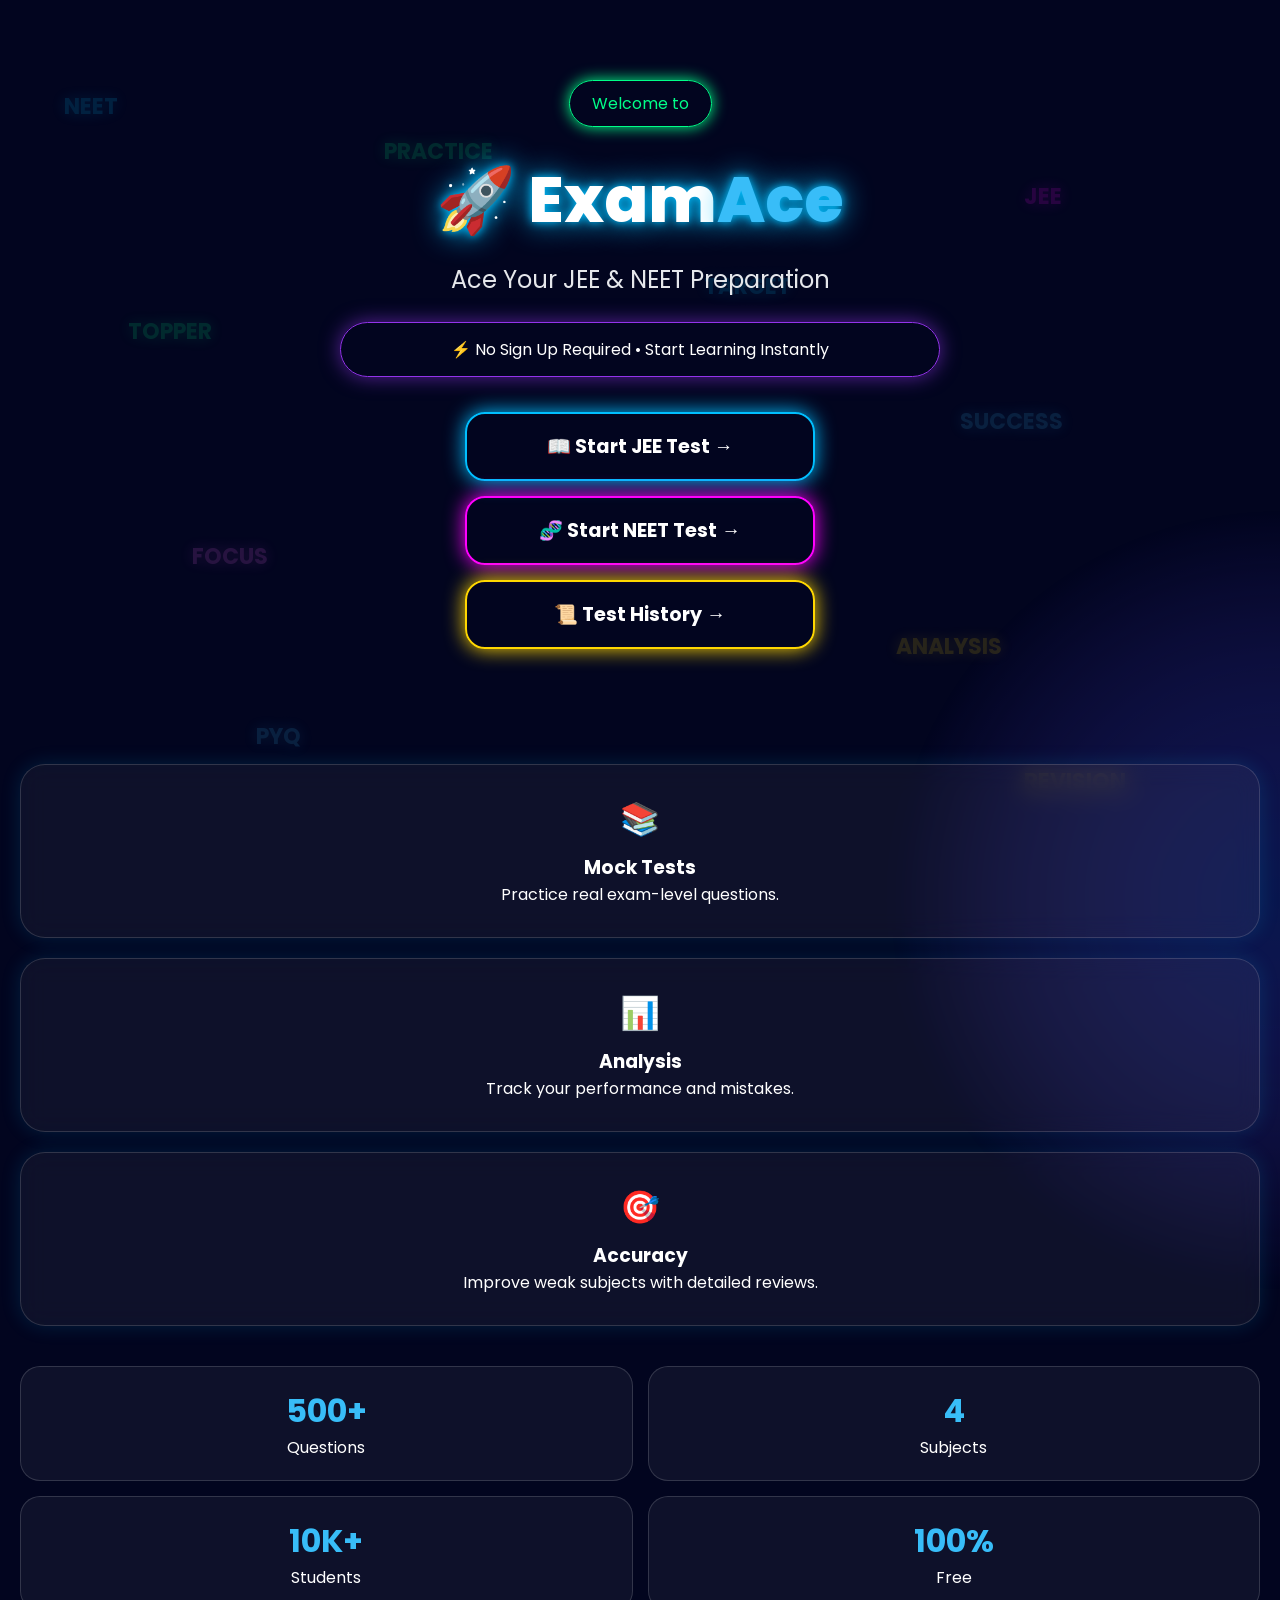
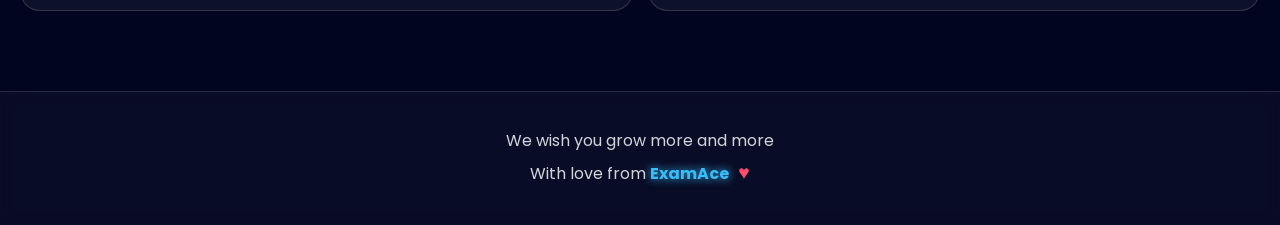
<file: index.html>
<!DOCTYPE html>
<html lang="en">
<head>
<meta charset="UTF-8">
<meta name="viewport" content="width=device-width, initial-scale=1.0">
<title>ExamAce</title>

<link href="https://fonts.googleapis.com/css2?family=Poppins:wght@300;400;600;700;800&display=swap" rel="stylesheet">

<style>

*{
margin:0;
padding:0;
box-sizing:border-box;
font-family:'Poppins',sans-serif;
}

body{
background:#02051f;
color:white;
overflow-x:hidden;
}

/* Animated Background */

body::before{
content:'';
position:fixed;
width:200%;
height:200%;
background:
radial-gradient(circle,#1d4ed8 0%,transparent 25%),
radial-gradient(circle,#9333ea 0%,transparent 25%);
animation:moveBg 20s linear infinite;
opacity:.25;
z-index:-1;
}

@keyframes moveBg{
0%{transform:translate(-20%,-20%) rotate(0deg);}
100%{transform:translate(-20%,-20%) rotate(360deg);}
}

/* Hero */

.hero{
padding:80px 20px;
text-align:center;
}

.badge{
display:inline-block;
padding:10px 22px;
border:1px solid #00ff88;
border-radius:30px;
color:#00ff88;
box-shadow:0 0 15px #00ff88;
margin-bottom:25px;
}

.logo{
font-size:4rem;
font-weight:800;
text-shadow:
0 0 10px #00bfff,
0 0 30px #00bfff;
}

.logo span{
color:#38bdf8;
}

.subtitle{
font-size:1.5rem;
margin-top:15px;
color:#e5e7eb;
}

.info{
margin:25px auto;
max-width:600px;
padding:14px;
border:1px solid #9333ea;
border-radius:30px;
box-shadow:0 0 20px rgba(147,51,234,.6);
}

.buttons{
margin-top:35px;
}

.btn{
display:block;
width:90%;
max-width:350px;
margin:15px auto;
padding:18px;
border-radius:20px;
text-decoration:none;
font-weight:700;
font-size:1.2rem;
color:white;
transition:.3s;
}

.btn-blue{
border:2px solid #00bfff;
box-shadow:0 0 20px #00bfff;
}

.btn-pink{
border:2px solid #ff00ff;
box-shadow:0 0 20px #ff00ff;
}

.btn-history{
border:2px solid #ffd700;
box-shadow:0 0 20px #ffd700;
color:#fff;
}

.btn-history:hover{
transform:translateY(-5px);
box-shadow:0 0 30px #ffd700;
}
  
.btn:hover{
transform:translateY(-5px);
}

/* Cards */

.cards{
padding:20px;
display:grid;
gap:20px;
}

.card{
background:rgba(255,255,255,.05);
backdrop-filter:blur(12px);
border:1px solid rgba(255,255,255,.15);
border-radius:25px;
padding:30px;
text-align:center;
box-shadow:0 0 20px rgba(0,191,255,.15);
}

.card h2{
font-size:2rem;
margin-bottom:10px;
}

/* Stats */

.stats{
padding:20px;
}

.stats-box{
display:grid;
grid-template-columns:repeat(2,1fr);
gap:15px;
}

.stat{
background:rgba(255,255,255,.05);
border:1px solid rgba(255,255,255,.15);
border-radius:20px;
padding:20px;
text-align:center;
}

.stat h3{
font-size:2rem;
color:#38bdf8;
}

/* Floating Rocket */

.rocket{
display:inline-block;
animation:float 3s ease-in-out infinite;
}

@keyframes float{
0%,100%{
transform:translateY(0);
}
50%{
transform:translateY(-12px);
}
}
/* Floating Exam Words */

.floating-words{
position:fixed;
top:0;
left:0;
width:100%;
height:100%;
pointer-events:none;
overflow:hidden;
z-index:-1;
}

.floating-words span{
position:absolute;
font-size:22px;
font-weight:bold;
opacity:.15;
text-shadow:0 0 15px currentColor;
animation:floatWords linear infinite;
}

.floating-words span:nth-child(1){left:5%;top:10%;color:#00bfff;animation-duration:18s;}
.floating-words span:nth-child(2){left:80%;top:20%;color:#ff00ff;animation-duration:22s;}
.floating-words span:nth-child(3){left:10%;top:35%;color:#00ff88;animation-duration:20s;}
.floating-words span:nth-child(4){left:75%;top:45%;color:#38bdf8;animation-duration:25s;}
.floating-words span:nth-child(5){left:15%;top:60%;color:#ff66ff;animation-duration:17s;}
.floating-words span:nth-child(6){left:70%;top:70%;color:#ffd700;animation-duration:24s;}
.floating-words span:nth-child(7){left:30%;top:15%;color:#00ff88;animation-duration:19s;}
.floating-words span:nth-child(8){left:55%;top:30%;color:#00bfff;animation-duration:21s;}
.floating-words span:nth-child(9){left:20%;top:80%;color:#38bdf8;animation-duration:23s;}
.floating-words span:nth-child(10){left:80%;top:85%;color:#ffd700;animation-duration:26s;}

@keyframes floatWords{
0%{transform:translate(0,0);}
25%{transform:translate(20px,-30px);}
50%{transform:translate(-20px,20px);}
75%{transform:translate(30px,-15px);}
100%{transform:translate(0,0);}
}
/* Footer */

.footer{
margin-top:60px;
padding:35px 20px;
text-align:center;
color:#d1d5db;
border-top:1px solid rgba(255,255,255,.12);
background:rgba(255,255,255,.03);
backdrop-filter:blur(10px);
}

.footer p{
font-size:1rem;
line-height:1.8;
}

.brand{
color:#38bdf8;
font-weight:bold;
text-shadow:0 0 10px #38bdf8;
}

/* Beating Heart */

.heart{
display:inline-block;
color:#ff4d6d;
font-size:1.2em;
margin-left:5px;
transform-origin:center;
animation:heartbeat 1s infinite;
}

@keyframes heartbeat{
0%{
transform:scale(1);
}
15%{
transform:scale(1.35);
}
30%{
transform:scale(1);
}
45%{
transform:scale(1.35);
}
60%{
transform:scale(1);
}
100%{
transform:scale(1);
}
}

/* Ripple Effect */

.btn{
position:relative;
overflow:hidden;
}

.ripple{
position:absolute;
border-radius:50%;
transform:scale(0);
background:rgba(255,255,255,0.6);
animation:rippleEffect 0.7s linear;
pointer-events:none;
}

@keyframes rippleEffect{
to{
transform:scale(4);
opacity:0;
}
} 
  
</style>
</head>

<body>
<div class="floating-words">
  <span>NEET</span>
  <span>JEE</span>
  <span>TOPPER</span>
  <span>SUCCESS</span>
  <span>FOCUS</span>
  <span>ANALYSIS</span>
  <span>PRACTICE</span>
  <span>TARGET</span>
  <span>PYQ</span>
  <span>REVISION</span>
</div>
<section class="hero">

<div class="badge">Welcome to </div>

<h1 class="logo">
<span class="rocket">🚀</span>
Exam<span>Ace</span>
</h1>

<p class="subtitle">
Ace Your JEE & NEET Preparation
</p>

<div class="info">
⚡ No Sign Up Required • Start Learning Instantly
</div>

<div class="buttons">

<a href="jee.html" class="btn btn-blue">
📖 Start JEE Test →
</a>

<a href="neet.html" class="btn btn-pink">
🧬 Start NEET Test →
</a>

<a href="history.html" class="btn btn-history">
📜 Test History →
</a>

</div>

</section>

<section class="cards">

<div class="card">
<h2>📚</h2>
<h3>Mock Tests</h3>
<p>Practice real exam-level questions.</p>
</div>

<div class="card">
<h2>📊</h2>
<h3>Analysis</h3>
<p>Track your performance and mistakes.</p>
</div>

<div class="card">
<h2>🎯</h2>
<h3>Accuracy</h3>
<p>Improve weak subjects with detailed reviews.</p>
</div>

</section>

<section class="stats">

<div class="stats-box">

<div class="stat">
<h3>500+</h3>
<p>Questions</p>
</div>

<div class="stat">
<h3>4</h3>
<p>Subjects</p>
</div>

<div class="stat">
<h3>10K+</h3>
<p>Students</p>
</div>

<div class="stat">
<h3>100%</h3>
<p>Free</p>
</div>

</div>

</section>

<footer class="footer">

<p>We wish you grow more and more</p>

<p>
With love from
<span class="brand">ExamAce</span>
<span class="heart">♥</span>
</p>

</footer>

<script>

const buttons = document.querySelectorAll(".btn");

buttons.forEach(button => {

button.addEventListener("click", function(e){

const ripple = document.createElement("span");

const rect = button.getBoundingClientRect();

const size = Math.max(rect.width, rect.height);

ripple.classList.add("ripple");

ripple.style.width = size + "px";
ripple.style.height = size + "px";

ripple.style.left = (e.clientX - rect.left - size/2) + "px";
ripple.style.top = (e.clientY - rect.top - size/2) + "px";

button.appendChild(ripple);

setTimeout(()=>{
ripple.remove();
},700);

});

});

</script>
  
</body>
</html>
</file>
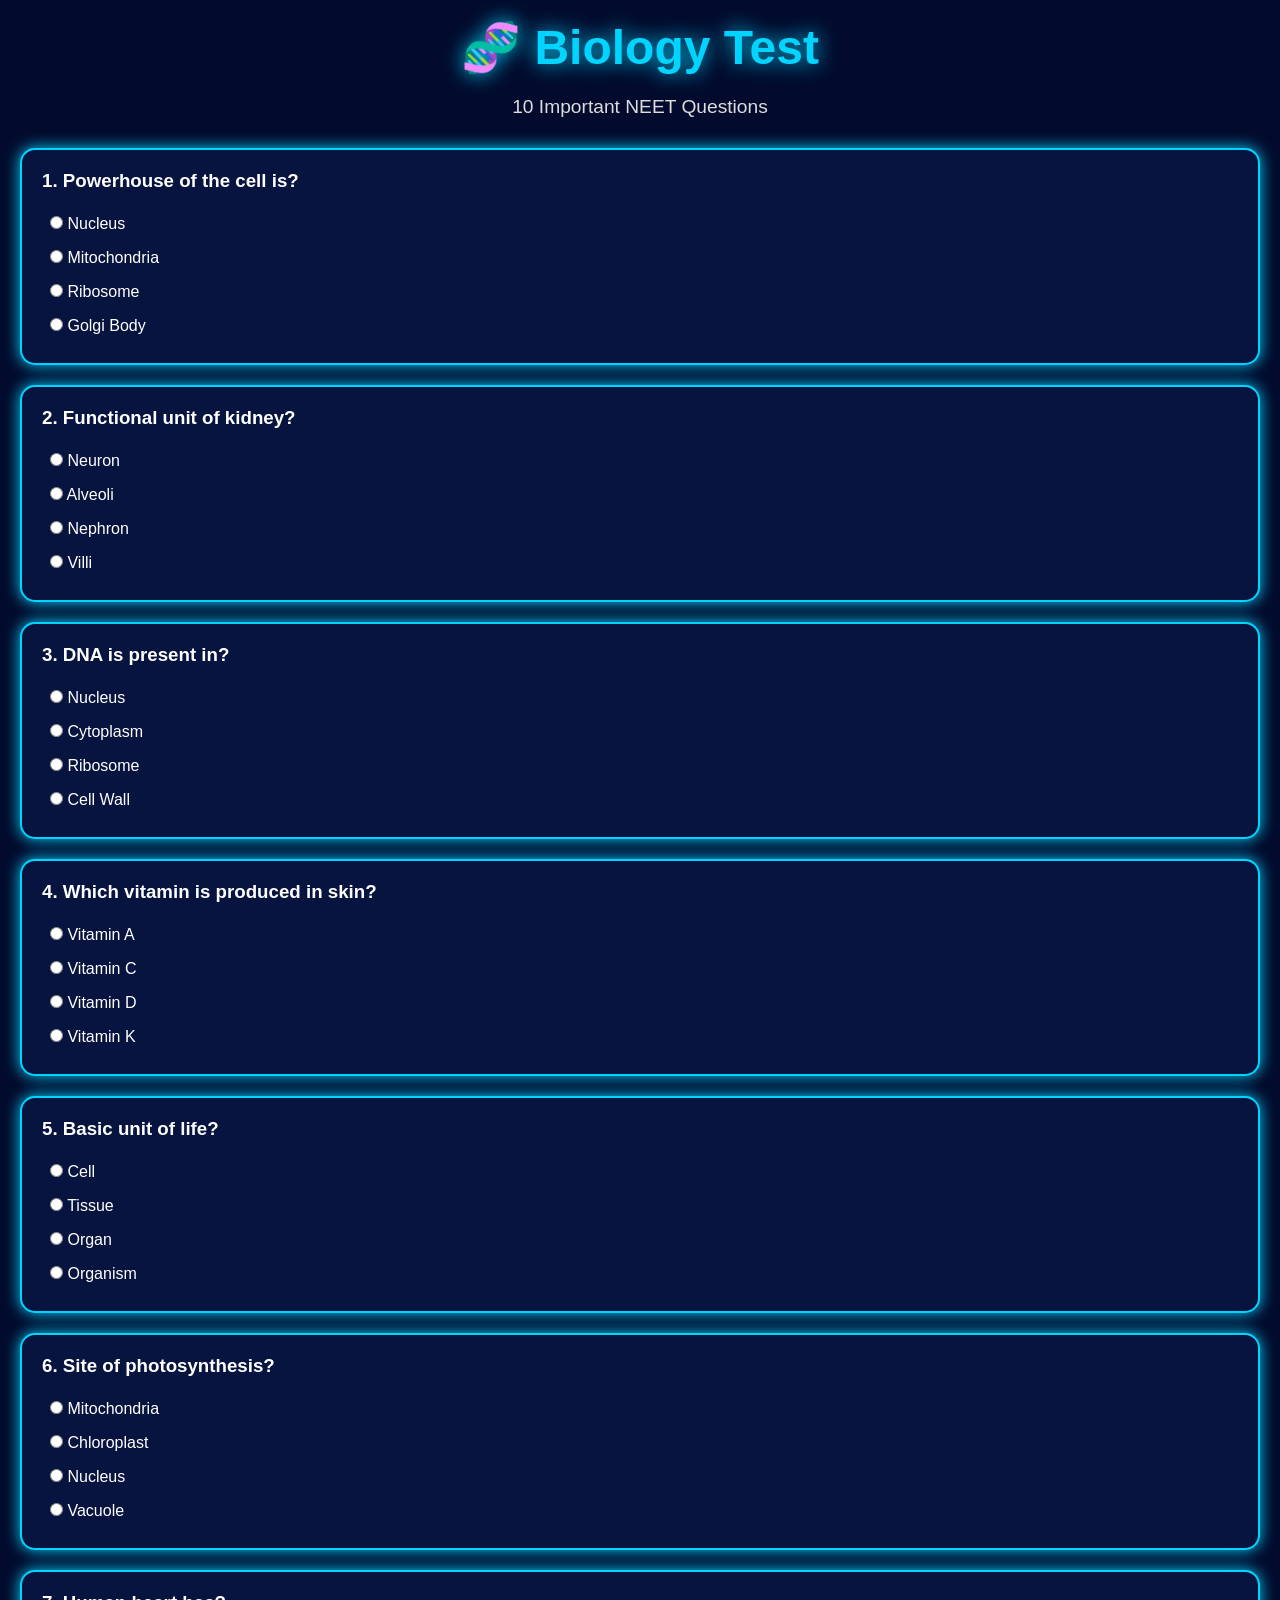
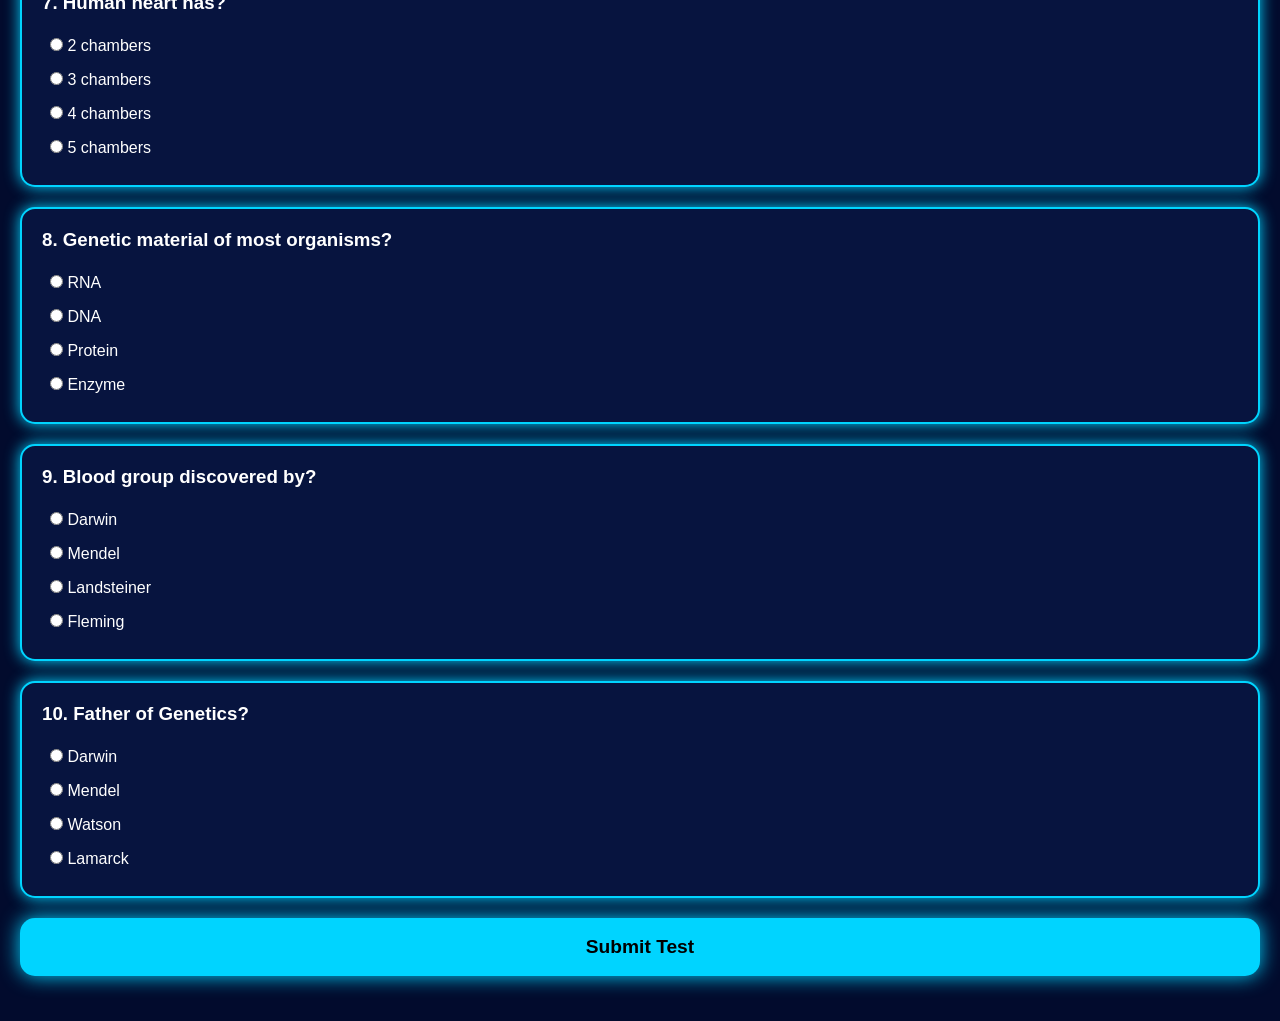
<file: biology.html>
<!DOCTYPE html>
<html lang="en">
<head>
<meta charset="UTF-8">
<meta name="viewport" content="width=device-width, initial-scale=1.0">
<title>ExamAce Biology Test</title>

<style>
*{
margin:0;
padding:0;
box-sizing:border-box;
font-family:Arial,sans-serif;
}

body{
background:#020b2d;
color:white;
padding:20px;
}

.logo{
text-align:center;
font-size:3rem;
font-weight:bold;
color:#00d4ff;
text-shadow:0 0 20px #00d4ff;
margin-bottom:20px;
}

.subtitle{
text-align:center;
font-size:1.2rem;
margin-bottom:30px;
color:#ddd;
}

.question{
background:#07143f;
border:2px solid #00d4ff;
box-shadow:0 0 15px #00d4ff;
padding:20px;
margin-bottom:20px;
border-radius:15px;
}

.question h3{
margin-bottom:15px;
}

label{
display:block;
padding:8px;
}

.submit-btn{
width:100%;
padding:18px;
font-size:1.2rem;
font-weight:bold;
border:none;
border-radius:15px;
background:#00d4ff;
color:#000;
box-shadow:0 0 20px #00d4ff;
cursor:pointer;
}

.result{
margin-top:25px;
font-size:1.4rem;
text-align:center;
font-weight:bold;
}
</style>
</head>

<body>

<div class="logo">🧬 Biology Test</div>
<div class="subtitle">10 Important NEET Questions</div>

<form id="quiz">

<div class="question" id="question-q1">
<h3>1. Powerhouse of the cell is?</h3>
<label><input type="radio" name="q1" value="a"> Nucleus</label>
<label><input type="radio" name="q1" value="b"> Mitochondria</label>
<label><input type="radio" name="q1" value="c"> Ribosome</label>
<label><input type="radio" name="q1" value="d"> Golgi Body</label>
<div id="feedback-q1"></div>
</div>

<div class="question" id="question-q2">
<h3>2. Functional unit of kidney?</h3>
<label><input type="radio" name="q2" value="a"> Neuron</label>
<label><input type="radio" name="q2" value="b"> Alveoli</label>
<label><input type="radio" name="q2" value="c"> Nephron</label>
<label><input type="radio" name="q2" value="d"> Villi</label>
<div id="feedback-q2"></div>
</div>

<div class="question" id="question-q3">
<h3>3. DNA is present in?</h3>
<label><input type="radio" name="q3" value="a"> Nucleus</label>
<label><input type="radio" name="q3" value="b"> Cytoplasm</label>
<label><input type="radio" name="q3" value="c"> Ribosome</label>
<label><input type="radio" name="q3" value="d"> Cell Wall</label>
<div id="feedback-q3"></div>
</div>

<div class="question" id="question-q4">
<h3>4. Which vitamin is produced in skin?</h3>
<label><input type="radio" name="q4" value="a"> Vitamin A</label>
<label><input type="radio" name="q4" value="b"> Vitamin C</label>
<label><input type="radio" name="q4" value="c"> Vitamin D</label>
<label><input type="radio" name="q4" value="d"> Vitamin K</label>
<div id="feedback-q4"></div>
</div>

<div class="question" id="question-q5">
<h3>5. Basic unit of life?</h3>
<label><input type="radio" name="q5" value="a"> Cell</label>
<label><input type="radio" name="q5" value="b"> Tissue</label>
<label><input type="radio" name="q5" value="c"> Organ</label>
<label><input type="radio" name="q5" value="d"> Organism</label>
<div id="feedback-q5"></div>
</div>

<div class="question" id="question-q6">
<h3>6. Site of photosynthesis?</h3>
<label><input type="radio" name="q6" value="a"> Mitochondria</label>
<label><input type="radio" name="q6" value="b"> Chloroplast</label>
<label><input type="radio" name="q6" value="c"> Nucleus</label>
<label><input type="radio" name="q6" value="d"> Vacuole</label>
<div id="feedback-q6"></div>
</div>

<div class="question" id="question-q7">
<h3>7. Human heart has?</h3>
<label><input type="radio" name="q7" value="a"> 2 chambers</label>
<label><input type="radio" name="q7" value="b"> 3 chambers</label>
<label><input type="radio" name="q7" value="c"> 4 chambers</label>
<label><input type="radio" name="q7" value="d"> 5 chambers</label>
<div id="feedback-q7"></div>
</div>

<div class="question" id="question-q8">
<h3>8. Genetic material of most organisms?</h3>
<label><input type="radio" name="q8" value="a"> RNA</label>
<label><input type="radio" name="q8" value="b"> DNA</label>
<label><input type="radio" name="q8" value="c"> Protein</label>
<label><input type="radio" name="q8" value="d"> Enzyme</label>
<div id="feedback-q8"></div>
</div>

<div class="question" id="question-q9">
<h3>9. Blood group discovered by?</h3>
<label><input type="radio" name="q9" value="a"> Darwin</label>
<label><input type="radio" name="q9" value="b"> Mendel</label>
<label><input type="radio" name="q9" value="c"> Landsteiner</label>
<label><input type="radio" name="q9" value="d"> Fleming</label>
<div id="feedback-q9"></div>
</div>

<div class="question" id="question-q10">
<h3>10. Father of Genetics?</h3>
<label><input type="radio" name="q10" value="a"> Darwin</label>
<label><input type="radio" name="q10" value="b"> Mendel</label>
<label><input type="radio" name="q10" value="c"> Watson</label>
<label><input type="radio" name="q10" value="d"> Lamarck</label>
<div id="feedback-q10"></div>
</div>

<button type="button" id="submitBtn" class="submit-btn" onclick="checkScore()">
Submit Test
</button>

</form>

<div class="result" id="result"></div>

<script>

function checkScore(){

const answers={
q1:["b","Mitochondria"],
q2:["c","Nephron"],
q3:["a","Nucleus"],
q4:["c","Vitamin D"],
q5:["a","Cell"],
q6:["b","Chloroplast"],
q7:["c","4 Chambers"],
q8:["b","DNA"],
q9:["c","Landsteiner"],
q10:["b","Mendel"]
};

let score=0;
let correct=0;
let wrong=0;
let notAttempted=0;

for(let q in answers){

let selected=document.querySelector(`input[name="${q}"]:checked`);
let feedback=document.getElementById(`feedback-${q}`);
let questionBox=document.getElementById(`question-${q}`);
  
if(!feedback) continue;

if(selected){

if(selected.value===answers[q][0]){

correct++;
score++;
questionBox.style.border = "3px solid #22c55e";
questionBox.style.boxShadow = "0 0 20px #22c55e";
  
feedback.innerHTML=`
<div style="
margin-top:10px;
padding:10px;
border-radius:10px;
background:#064e3b;
border:2px solid #22c55e;">
✅ Correct Answer
</div>
`;

}else{

wrong++;
questionBox.style.border = "3px solid red";
questionBox.style.boxShadow = "0 0 20px red";

feedback.innerHTML=`
<div style="
margin-top:10px;
padding:10px;
border-radius:10px;
background:#450a0a;
border:2px solid red;">
❌ Wrong Answer<br>
✅ Correct Answer: ${answers[q][1]}
</div>
`;

}

}else{

notAttempted++;
questionBox.style.border = "3px solid orange";
questionBox.style.boxShadow = "0 0 20px orange";

feedback.innerHTML=`
<div style="
margin-top:10px;
padding:10px;
border-radius:10px;
background:#78350f;
border:2px solid orange;">
⚠️ Not Attempted<br>
✅ Correct Answer: ${answers[q][1]}
</div>
`;

}

}

let percentage=(score/10)*100;

let message="";

if(percentage>=90){
message="🏆 Excellent! NEET Topper Level";
}
else if(percentage>=70){
message="🔥 Very Good Performance";
}
else if(percentage>=50){
message="👍 Good, Keep Practicing";
}
else{
message="📚 Need More Practice";
}

document.getElementById("result").innerHTML=`
<h2>🎯 Score: ${score}/10</h2>
<p>✅ Correct: ${correct}</p>
<p>❌ Wrong: ${wrong}</p>
<p>⚠️ Not Attempted: ${notAttempted}</p>
<p>📊 Percentage: ${percentage}%</p>
<h3>${message}</h3>
`;
// Lock all answers
document.querySelectorAll('input[type="radio"]').forEach(radio=>{
radio.disabled = true;
});

// Change Submit button to Retest button
const btn = document.getElementById("submitBtn");

btn.innerHTML = "🔄 Retest";
btn.onclick = function(){
location.reload();
};
document.querySelectorAll('input[type="radio"]').forEach(radio=>{
radio.disabled=true;
});
}

</script>
</file>
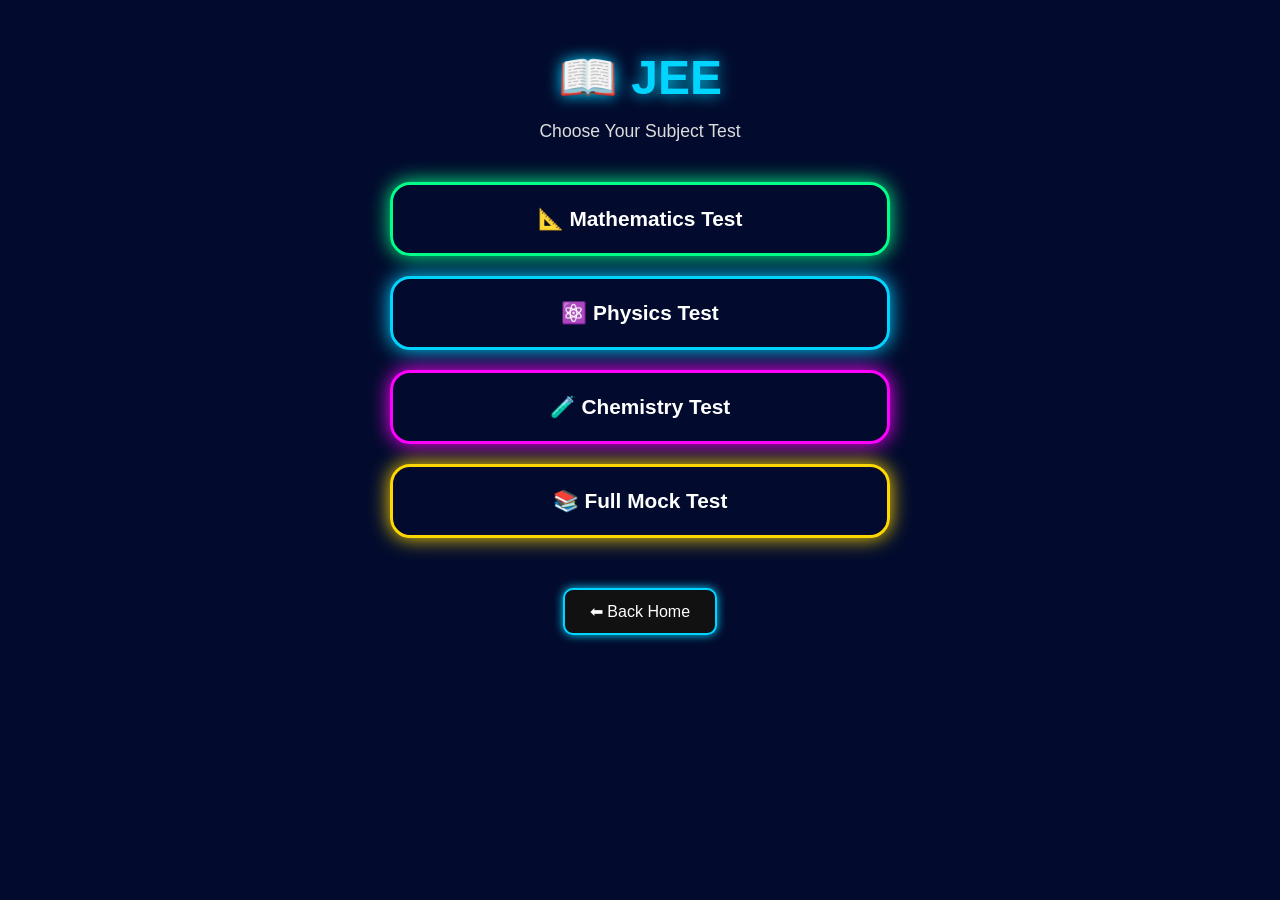
<file: jee.html>
<!DOCTYPE html>
<html lang="en">
<head>
<meta charset="UTF-8">
<meta name="viewport" content="width=device-width, initial-scale=1.0">
<title>JEE Subjects - ExamAce</title>

<style>
*{
margin:0;
padding:0;
box-sizing:border-box;
font-family:Arial,sans-serif;
}

body{
background:#020b2d;
color:white;
min-height:100vh;
padding:20px;
}

.container{
max-width:500px;
margin:auto;
text-align:center;
}

h1{
font-size:3rem;
margin-top:30px;
color:#00d4ff;
text-shadow:0 0 15px #00d4ff;
}

.subtitle{
margin:15px 0 40px;
font-size:1.1rem;
color:#ddd;
}

.subject-btn{
display:block;
width:100%;
padding:22px;
margin:20px 0;
font-size:1.3rem;
font-weight:bold;
text-decoration:none;
color:white;
border-radius:20px;
transition:0.3s;
}

.math{
border:3px solid #00ff88;
box-shadow:0 0 20px #00ff88;
}

.physics{
border:3px solid #00d4ff;
box-shadow:0 0 20px #00d4ff;
}

.chemistry{
border:3px solid #ff00ff;
box-shadow:0 0 20px #ff00ff;
}

.mock{
border:3px solid #ffd700;
box-shadow:0 0 20px #ffd700;
}

.subject-btn:hover{
transform:scale(1.05);
}

.back-btn{
display:inline-block;
margin-top:30px;
padding:12px 25px;
background:#111;
color:white;
text-decoration:none;
border-radius:10px;
border:2px solid #00d4ff;
box-shadow:0 0 10px #00d4ff;
}
</style>

</head>
<body>

<div class="container">

<h1>📖 JEE</h1>

<p class="subtitle">
Choose Your Subject Test
</p>

<a href="math.html" class="subject-btn math">
📐 Mathematics Test
</a>

<a href="physics.html" class="subject-btn physics">
⚛️ Physics Test
</a>

<a href="chemistry.html" class="subject-btn chemistry">
🧪 Chemistry Test
</a>

<a href="jee-mock.html" class="subject-btn mock">
📚 Full Mock Test
</a>

<a href="index.html" class="back-btn">
⬅ Back Home
</a>

</div>

</body>
</html>
</file>
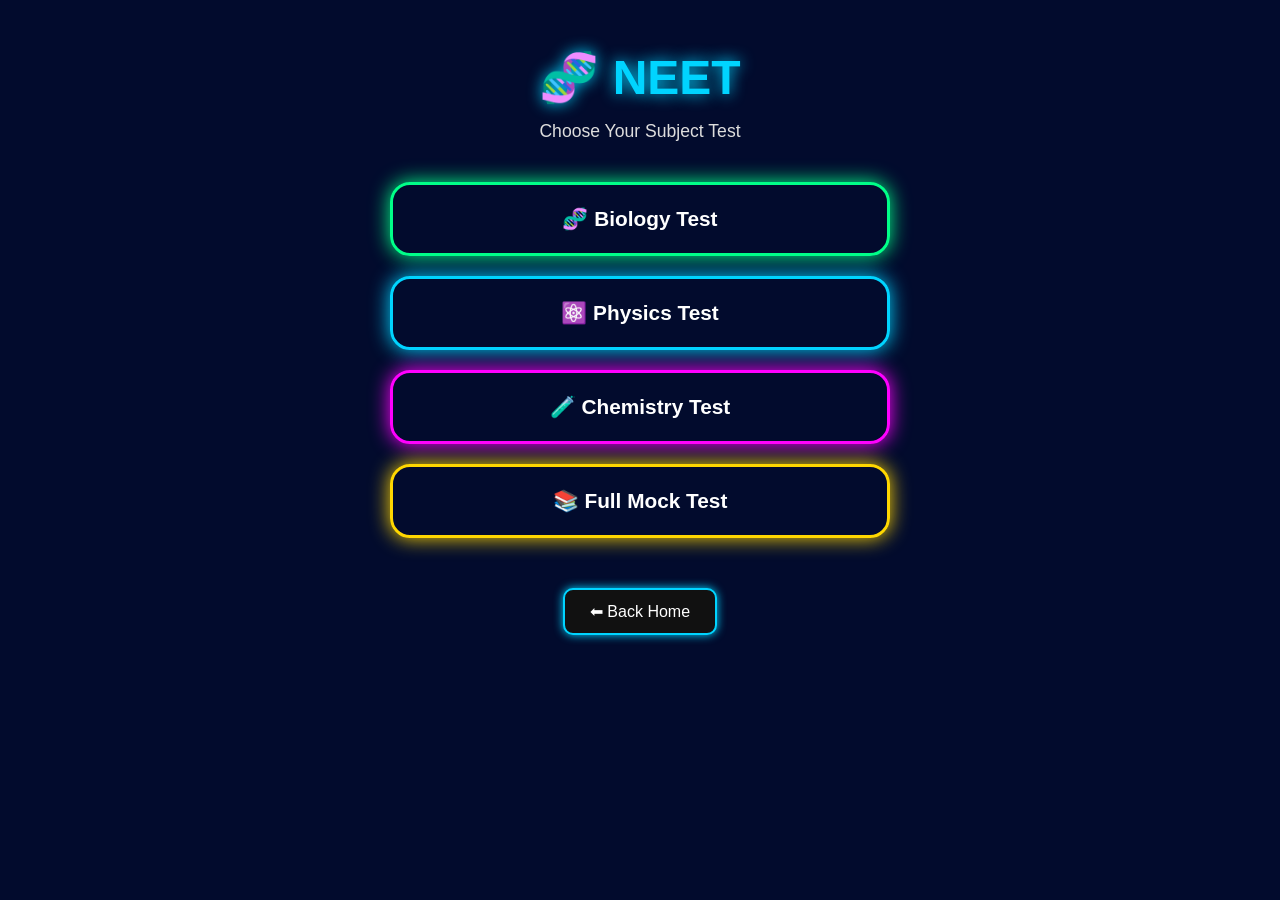
<file: neet.html>
<!DOCTYPE html>
<html>
<head>
<meta name="viewport" content="width=device-width, initial-scale=1.0">
<title>NEET Mock Test</title>

<style>
body{
background:#02051f;
color:white;
font-family:Arial,sans-serif;
padding:20px;
}

.question{
background:#111827;
padding:20px;
margin:20px 0;
border-radius:15px;
}

button{
width:100%;
padding:15px;
font-size:18px;
border:none;
border-radius:10px;
background:#ff00ff;
color:white;
}
</style>
</head>

<body>
<!DOCTYPE html>
<html lang="en">
<head>
<meta charset="UTF-8">
<meta name="viewport" content="width=device-width, initial-scale=1.0">
<title>NEET Subjects - ExamAce</title>

<style>
*{
margin:0;
padding:0;
box-sizing:border-box;
font-family:Arial,sans-serif;
}

body{
background:#020b2d;
color:white;
min-height:100vh;
padding:20px;
}

.container{
max-width:500px;
margin:auto;
text-align:center;
}

h1{
font-size:3rem;
margin-top:30px;
color:#00d4ff;
text-shadow:0 0 15px #00d4ff;
}

.subtitle{
margin:15px 0 40px;
font-size:1.1rem;
color:#ddd;
}

.subject-btn{
display:block;
width:100%;
padding:22px;
margin:20px 0;
font-size:1.3rem;
font-weight:bold;
text-decoration:none;
color:white;
border-radius:20px;
transition:0.3s;
}

.bio{
border:3px solid #00ff88;
box-shadow:0 0 20px #00ff88;
}

.physics{
border:3px solid #00d4ff;
box-shadow:0 0 20px #00d4ff;
}

.chemistry{
border:3px solid #ff00ff;
box-shadow:0 0 20px #ff00ff;
}

.mock{
border:3px solid #ffd700;
box-shadow:0 0 20px #ffd700;
}

.subject-btn:hover{
transform:scale(1.05);
}

.back-btn{
display:inline-block;
margin-top:30px;
padding:12px 25px;
background:#111;
color:white;
text-decoration:none;
border-radius:10px;
border:2px solid #00d4ff;
box-shadow:0 0 10px #00d4ff;
}
</style>
</head>

<body>

<div class="container">

<h1>🧬 NEET</h1>

<p class="subtitle">
Choose Your Subject Test
</p>

<a href="biology.html" class="subject-btn bio">
🧬 Biology Test
</a>

<a href="physics.html" class="subject-btn physics">
⚛️ Physics Test
</a>

<a href="chemistry.html" class="subject-btn chemistry">
🧪 Chemistry Test
</a>

<a href="neet-mock.html" class="subject-btn mock">
📚 Full Mock Test
</a>

<a href="index.html" class="back-btn">
⬅ Back Home
</a>

</div>

</body>
</html>

</body>
</html>
</file>
